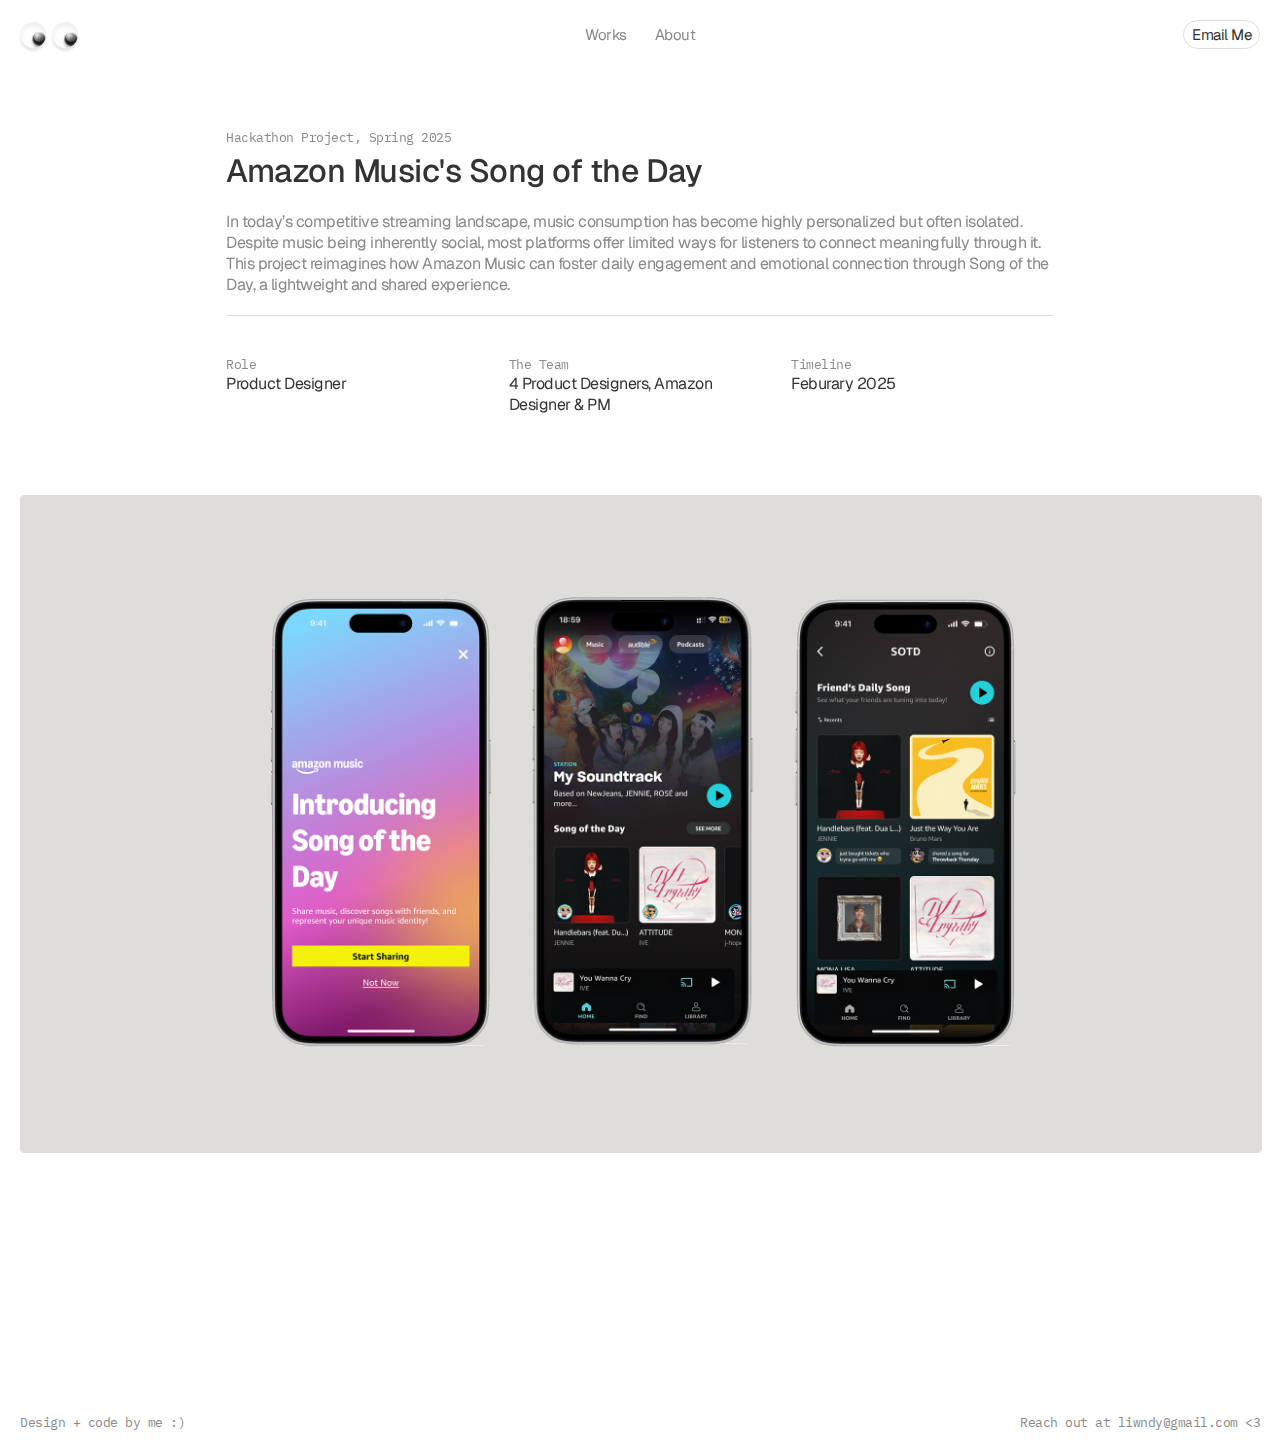
<file: amu.html>
<!doctype html>
<html lang="en">
<head>
  <meta charset="utf-8" />
  <meta name="viewport" content="width=device-width, initial-scale=1" />
  <title>Wendy Li — Product Designer</title>

  <link rel="preconnect" href="https://fonts.googleapis.com">
  <link rel="preconnect" href="https://fonts.gstatic.com" crossorigin>
  <link href="https://fonts.googleapis.com/css2?family=Geist:wght@100..900&family=IBM+Plex+Mono:ital,wght@0,100;0,200;0,300;0,400;0,500;0,600;0,700;1,100;1,200;1,300;1,400;1,500;1,600;1,700&family=Nanum+Myeongjo:wght@400;700;800&display=swap" rel="stylesheet">

  <link rel="stylesheet" href="style.css">
  <script defer src="app.js"></script>
</head>

<body>
  <nav class="site-nav">
    <div class="site-nav__inner">
      <!-- Logo / Eyes -->
      <a href="index.html" class="logo">
        <span class="eyes" aria-hidden="true">
          <span class="eye" tabindex="-1"><span class="pupil"></span></span>
          <span class="eye" tabindex="-1"><span class="pupil"></span></span>
        </span>
      </a>

      <!-- Centered Nav Links -->
      <div class="nav-links">
        <a href="index.html">Works</a>
        <a href="about.html">About</a>
      </div>

      <!-- Right-side CTA -->
      <a href="mailto:liwndy@gmail.com" class="email-btn">Email Me</a>
    </div>
  </nav>

  <div class="project-start top-80" data-reveal="up">
    <div class="eyebrow">Hackathon Project, Spring 2025</div>

    <h1>Amazon Music's Song of the Day</h1>

    <p>In today’s competitive streaming landscape, music consumption has become highly personalized but often isolated. Despite music being inherently social, most platforms offer limited ways for listeners to connect meaningfully through it. This project reimagines how Amazon Music can foster daily engagement and emotional connection through Song of the Day, a lightweight and shared experience.</p>

    <div class="three-grid top-40">
      <div>
        <div class="eyebrow">Role</div>
        <div>Product Designer</div>
      </div>

      <div>
        <div class="eyebrow">The Team</div>
        <div>4 Product Designers, Amazon Designer & PM</div>
      </div>

      <div>
        <div class="eyebrow">Timeline</div>
        <div>Feburary 2025</div>
      </div>
    </div>
  </div>

  <img src="assets/amu-full.png" class="top-80 border" data-reveal="up">

  <section class="project-band top-80" id="project-contents">
    <!-- Left sticky TOC -->
    <nav class="toc" aria-label="Table of contents" data-reveal="up">
      <a href="#overview">Coming soon!</a>
    </nav>

    <!-- Centered main content -->
    <article class="content">
      <section id="overview" data-reveal="up">
        <h2>Full case study coming soon!</h2>
      </section>
    </article>
  </section>
  
  <div class="footer top-120">
    <div>Design + code by me :)</div>
    <div>Reach out at <a href="mailto:liwndy@gmail.com">liwndy@gmail.com</a> <3</div>
  </div>
</body>
</html>
</file>
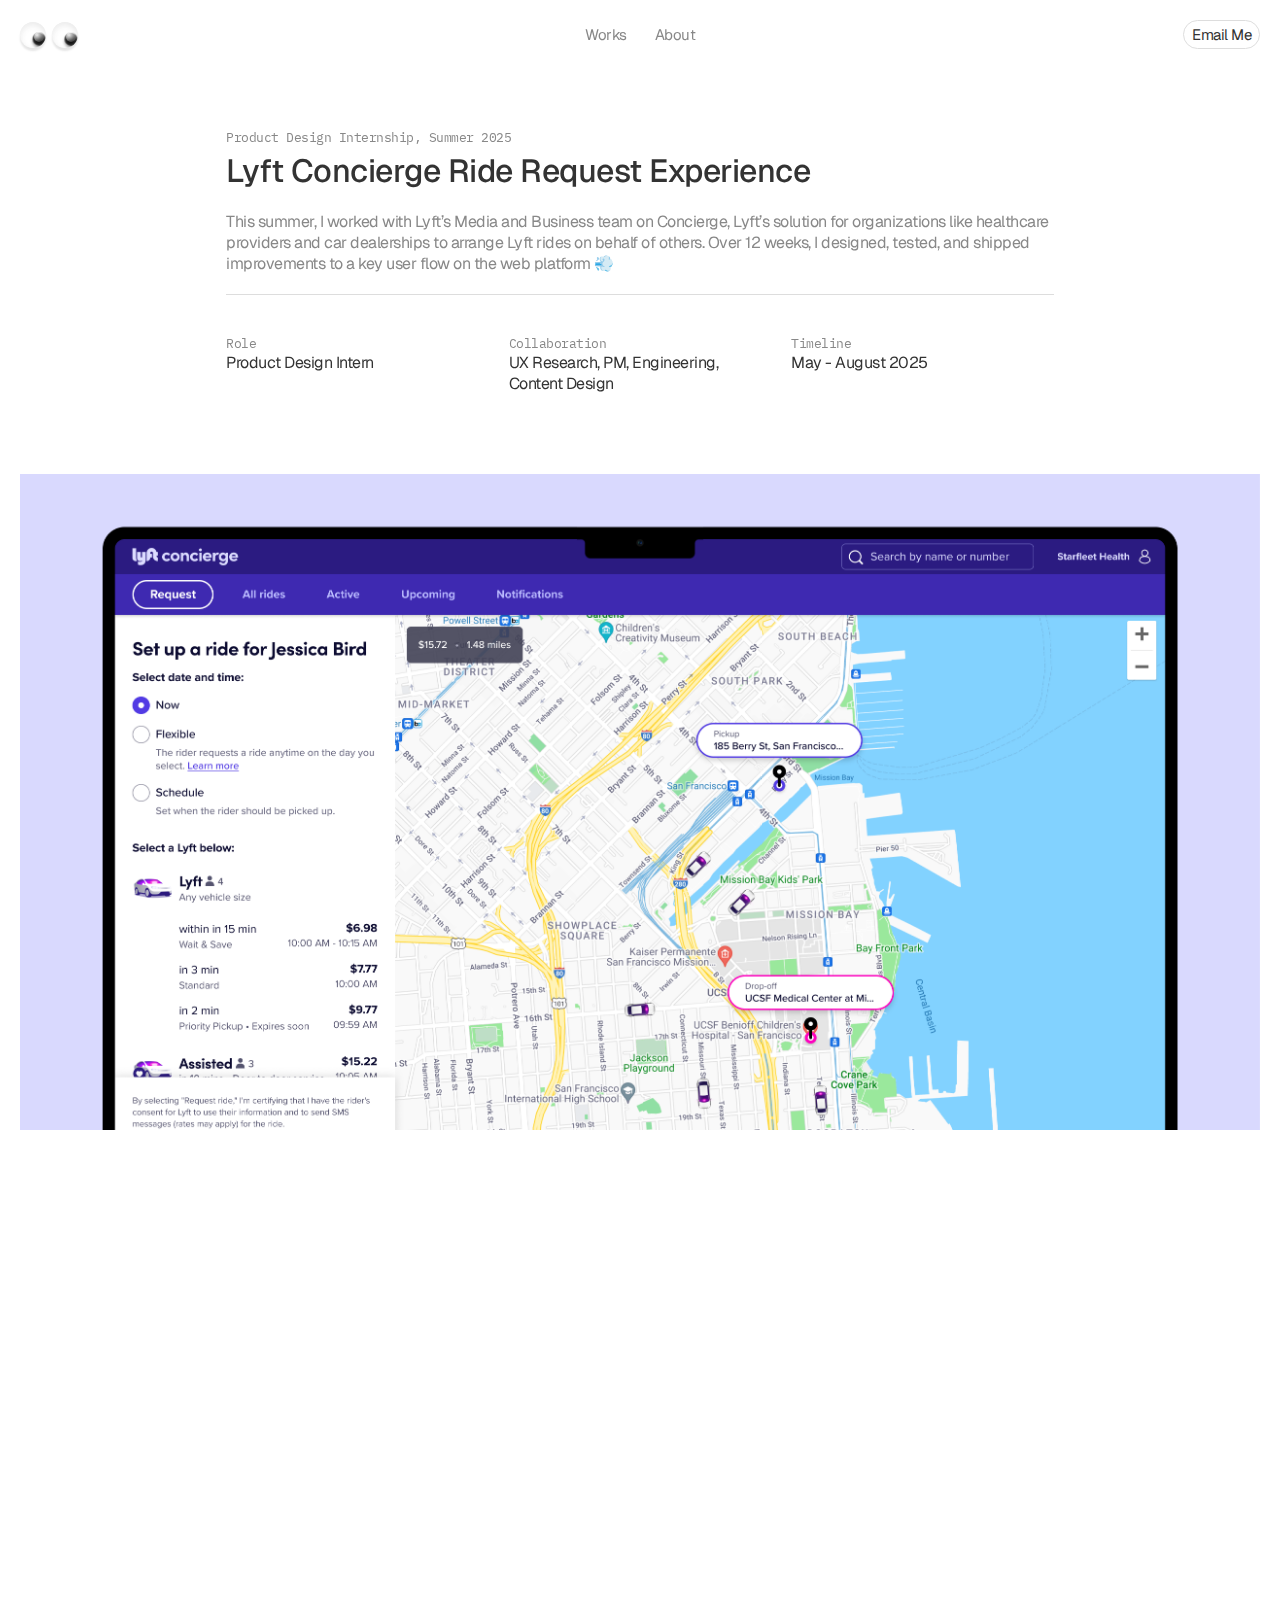
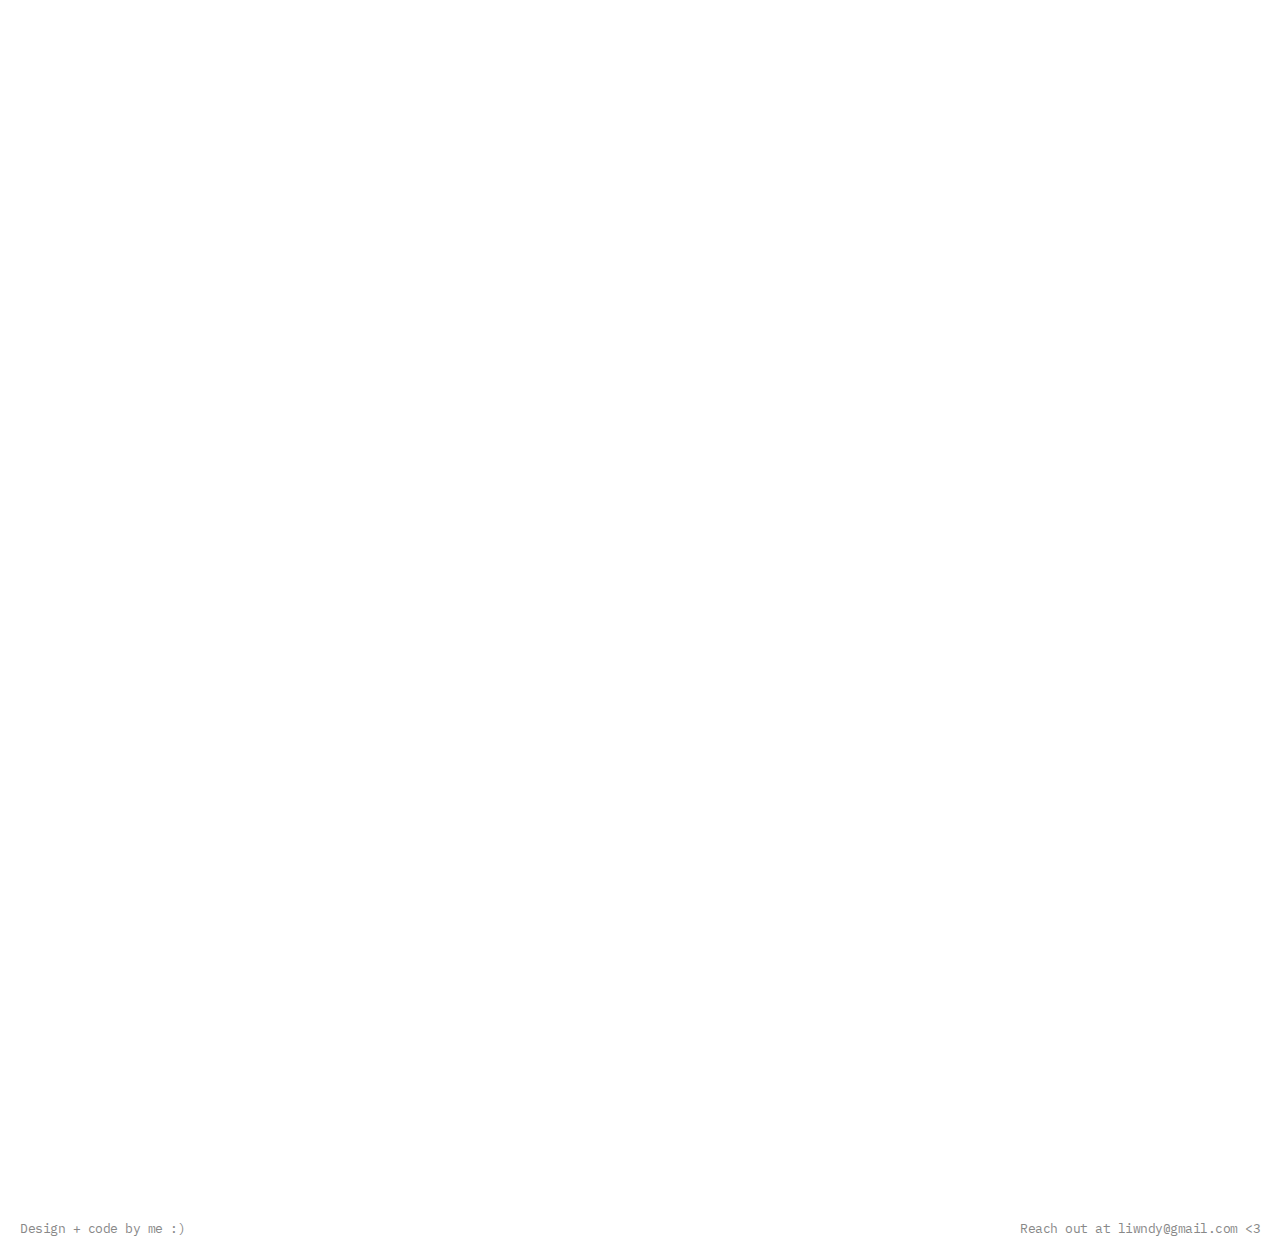
<file: lyft.html>
<!doctype html>
<html lang="en">
<head>
  <meta charset="utf-8" />
  <meta name="viewport" content="width=device-width, initial-scale=1" />
  <title>Wendy Li — Product Designer</title>

  <link rel="preconnect" href="https://fonts.googleapis.com">
  <link rel="preconnect" href="https://fonts.gstatic.com" crossorigin>
  <link href="https://fonts.googleapis.com/css2?family=Geist:wght@100..900&family=IBM+Plex+Mono:ital,wght@0,100;0,200;0,300;0,400;0,500;0,600;0,700;1,100;1,200;1,300;1,400;1,500;1,600;1,700&family=Nanum+Myeongjo:wght@400;700;800&display=swap" rel="stylesheet">

  <link rel="stylesheet" href="style.css">
  <script defer src="app.js"></script>
</head>

<body>
  <nav class="site-nav">
    <div class="site-nav__inner">
      <!-- Logo / Eyes -->
      <a href="index.html" class="logo">
        <span class="eyes" aria-hidden="true">
          <span class="eye" tabindex="-1"><span class="pupil"></span></span>
          <span class="eye" tabindex="-1"><span class="pupil"></span></span>
        </span>
      </a>

      <!-- Centered Nav Links -->
      <div class="nav-links">
        <a href="index.html">Works</a>
        <a href="about.html">About</a>
      </div>

      <!-- Right-side CTA -->
      <a href="mailto:liwndy@gmail.com" class="email-btn">Email Me</a>
    </div>
  </nav>

  <div class="project-start top-80" data-reveal="up">
    <div class="eyebrow">Product Design Internship, Summer 2025</div>

    <h1>Lyft Concierge Ride Request Experience</h1>

    <p>This summer, I worked with Lyft’s Media and Business team on Concierge, Lyft’s solution for organizations like healthcare providers and car dealerships to arrange Lyft rides on behalf of others. Over 12 weeks, I designed, tested, and shipped improvements to a key user flow on the web platform 💨</p>

    <div class="three-grid top-40">
      <div>
        <div class="eyebrow">Role</div>
        <div>Product Design Intern</div>
      </div>

      <div>
        <div class="eyebrow">Collaboration</div>
        <div>UX Research, PM, Engineering, Content Design</div>
      </div>

      <div>
        <div class="eyebrow">Timeline</div>
        <div>May - August 2025</div>
      </div>
    </div>
  </div>

  <img src="assets/lyft-full.png" class="top-80" data-reveal="up">

  <section class="project-band top-80" id="project-contents">
    <!-- Left sticky TOC -->
    <nav class="toc" aria-label="Table of contents" data-reveal="up">
      <a href="#overview">Overview</a>
      <a href="#project">Project</a>
      <a href="#learnings">Learnings</a>
    </nav>

    <!-- Centered main content -->
    <article class="content">
      <section id="overview" data-reveal="up">
        <div class="eyebrow">The Opportunity Space</div>

        <div class="two-grid top-20">
          <div>
            <h2>It is crucial for Lyft Concierge rides to be booked accurately and efficiently.</h2>

            <p>Lyft Concierge riders are often older adults, patients, or those without smartphones, and they often rely on a coordinator to arrange trips to medical appointment.</p>

            <p class="top-20">This means that any errors in the booking process can lead to frustration, delayed care, and more. For organizations using Concierge, accuracy and efficiency aren’t just operational goals...</p>

            <div class="callout-card top-20">
              <div>🚗</div>
              <div>They’re essential to rider trust and wellbeing!</div>
            </div>
          </div>

          <img src="assets/concierge.png" class="border">
        </div>

        <div class="eyebrow top-120">My Work</div>
        <div class="three-grid top-20">
          <div class="grid-card">
            <div class="emoji">🚀</div>

            <h3>Shipped improvements to every ride booked.</h3>
            <p>I delivered key product updates that power every booking on Concierge Web to ensure users are met with a more streamlined and satisfactory experience.</p>
          </div>

          <div class="grid-card">
            <div class="emoji">🤝</div>

            <h3>Collaborated across multiple disciplines.</h3>
            <p>I partnered closely with PM, research, engineering, and content to bring in feedback and align everyone involved, from problem discovery to implementation.</p>
          </div>

          <div class="grid-card">
            <div class="emoji">🤓</div>

            <h3>Ramped up on a complex product space.</h3>
            <p>I quickly onboarded and immersed myself into the complex world of Lyft Concierge, to design with empathy for users and product thinking for the business.</p>
          </div>
        </div>
      </section>

      <section id="project" class="top-120" data-reveal="up">
        <div class="eyebrow">Internship Timeline</div>
        <img src="assets/timeline.png" class="border top-20">

        <div class="callout-card top-20">
          <div>⏰</div>
          <div>The timeline above provides a high-level overview of what I did in my internship. Feel free to reach out if you’d like to know more about my work at Lyft!</div>
        </div>

        <div class="eyebrow top-120">Projected Impacts</div>

        <div class="two-grid top-20">
          <div>
            <h2>What did I accomplish in 12 weeks?</h2>
            <p>My work is currently in the process of being launched. While final metrics are confidential, the redesign is projected to:</p>
          </div>

          <div>
            <div class="callout-card">Decrease the amount of time it takes to create a ride in Concierge web.</div>

            <div class="callout-card top-20">Make the ride booking experience less error prone.</div>

            <div class="callout-card top-20">Improve the usability and customer satisfaction of Concierge web.</div>
          </div>
        </div>
      </section>

      <section id="learnings" class="top-120" data-reveal="up">
        <div class="eyebrow">Learnings</div>
        <div class="three-grid top-20">
          <div class="grid-card">
            <div class="emoji">🏃‍♀️</div>

            <h3>Move forward with clarity, not wait for certainty.</h3>
            <p>Design often happens in ambiguity, and sometimes, it's about just making a thoughtful decision with a clear understanding and design rationale. Time is limited and precious!</p>
          </div>

          <div class="grid-card">
            <div class="emoji">💼</div>

            <h3>Understand the business decision behind design.</h3>
            <p>Also a business decision, design is shaped by priorities and trade-offs. As I grow as a designer, I'm excited to work on this area more so I can better balance craft with impact.</p>
          </div>

          <div class="grid-card">
            <div class="emoji">🧠</div>

            <h3>Dig for the problem, not work with a solution.</h3>
            <p>Sometimes solutions are presented upfront in projects, but I learned the value of stepping back, to uncover the real user problem and ensure the solution truly fits.</p>
          </div>
        </div>

        <div class="eyebrow top-120">A Thank You :)</div>
        <img src="assets/photos.png" class="border top-20">

        <div class="callout-card top-20">
          <div>🤟</div>
          <div>Thank you to Lyft for the wonderful ride! I had no idea what to expect for my first time in the west coast, but the experiences I had to the people I met have truly made the summer one of a kind.</div>
        </div>
      </section>
    </article>
  </section>
  
  <div class="footer top-120">
    <div>Design + code by me :)</div>
    <div>Reach out at <a href="mailto:liwndy@gmail.com">liwndy@gmail.com</a> <3</div>
  </div>
</body>
</html>
</file>
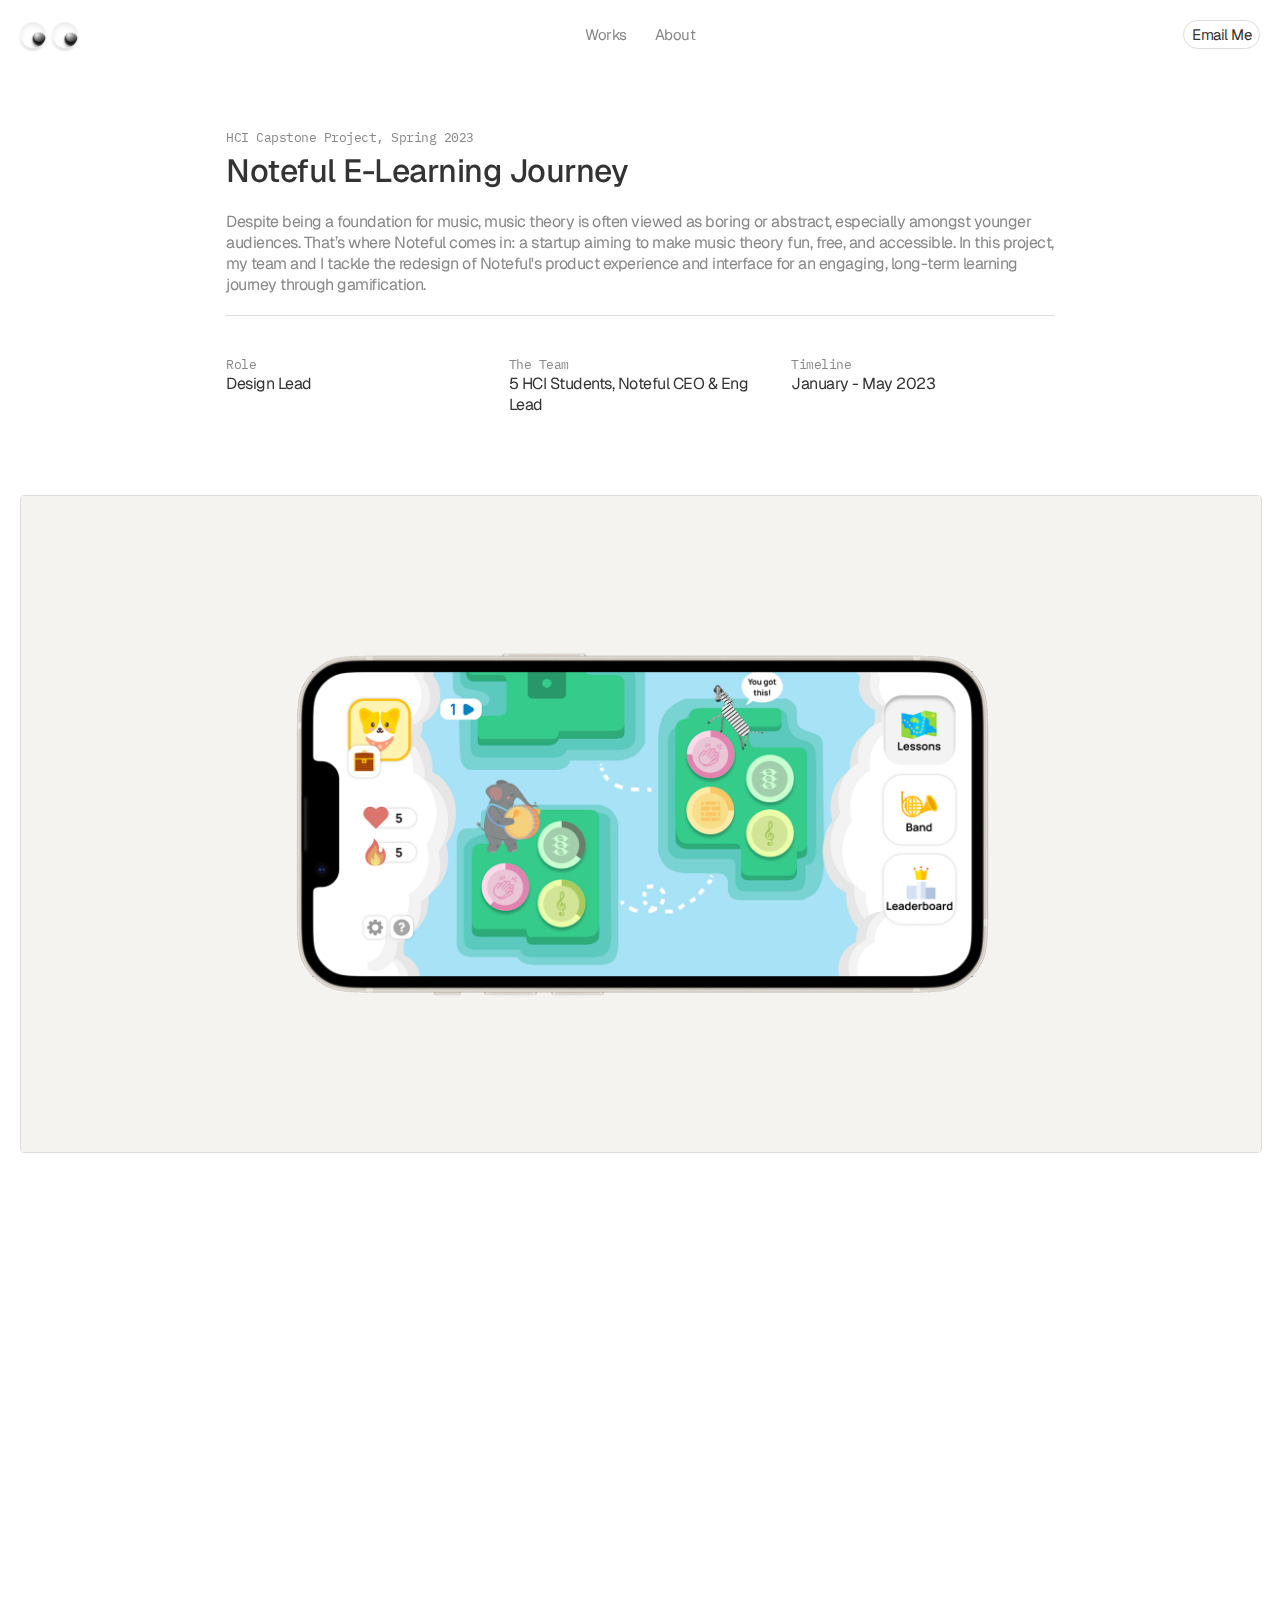
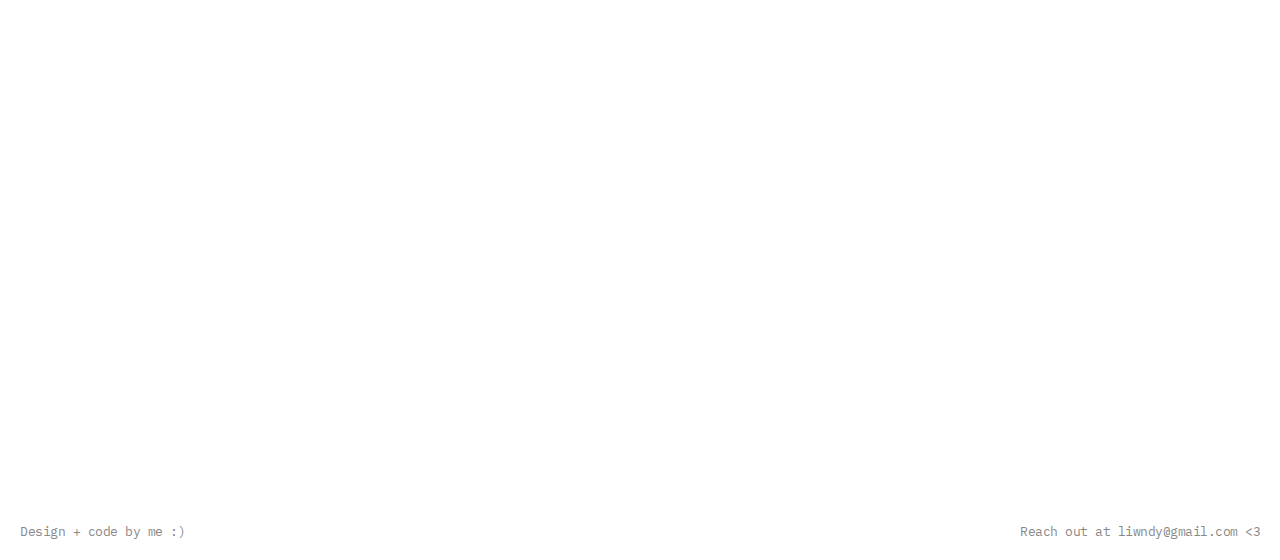
<file: noteful.html>
<!doctype html>
<html lang="en">
<head>
  <meta charset="utf-8" />
  <meta name="viewport" content="width=device-width, initial-scale=1" />
  <title>Wendy Li — Product Designer</title>

  <link rel="preconnect" href="https://fonts.googleapis.com">
  <link rel="preconnect" href="https://fonts.gstatic.com" crossorigin>
  <link href="https://fonts.googleapis.com/css2?family=Geist:wght@100..900&family=IBM+Plex+Mono:ital,wght@0,100;0,200;0,300;0,400;0,500;0,600;0,700;1,100;1,200;1,300;1,400;1,500;1,600;1,700&family=Nanum+Myeongjo:wght@400;700;800&display=swap" rel="stylesheet">

  <link rel="stylesheet" href="style.css">
  <script defer src="app.js"></script>
</head>

<body>
  <nav class="site-nav">
    <div class="site-nav__inner">
      <!-- Logo / Eyes -->
      <a href="index.html" class="logo">
        <span class="eyes" aria-hidden="true">
          <span class="eye" tabindex="-1"><span class="pupil"></span></span>
          <span class="eye" tabindex="-1"><span class="pupil"></span></span>
        </span>
      </a>

      <!-- Centered Nav Links -->
      <div class="nav-links">
        <a href="index.html">Works</a>
        <a href="about.html">About</a>
      </div>

      <!-- Right-side CTA -->
      <a href="mailto:liwndy@gmail.com" class="email-btn">Email Me</a>
    </div>
  </nav>

  <div class="project-start top-80" data-reveal="up">
    <div class="eyebrow">HCI Capstone Project, Spring 2023</div>

    <h1>Noteful E-Learning Journey</h1>

    <p>Despite being a foundation for music, music theory is often viewed as boring or abstract, especially amongst younger audiences. That’s where Noteful comes in: a startup aiming to make music theory fun, free, and accessible. In this project, my team and I tackle the redesign of Noteful's product experience and interface for an engaging, long-term learning journey through gamification.</p>

    <div class="three-grid top-40">
      <div>
        <div class="eyebrow">Role</div>
        <div>Design Lead</div>
      </div>

      <div>
        <div class="eyebrow">The Team</div>
        <div>5 HCI Students, Noteful CEO & Eng Lead</div>
      </div>

      <div>
        <div class="eyebrow">Timeline</div>
        <div>January - May 2023</div>
      </div>
    </div>
  </div>

  <img src="assets/noteful-full.png" class="top-80 border" data-reveal="up">

  <section class="project-band top-80" id="project-contents">
    <!-- Left sticky TOC -->
    <nav class="toc" aria-label="Table of contents" data-reveal="up">
      <a href="#overview">At a Glance</a>
      <a href="#research">Research</a>
      <a href="#concept">Conceptualize</a>
      <a href="#prototype">Prototype</a>
      <a href="#final">Final Design</a>
      <a href="#reflection">Reflection</a>
    </nav>

    <!-- Centered main content -->
    <article class="content">
      <section id="overview" data-reveal="up">
        <div class="eyebrow">The Original Challenge</div>

        <div class="two-grid top-20">
          <div>
            <h2>Design a new dashboard with engaging features that allow students to track their learning progress.</h2>

            <p>For my senior HCI capstone project, my team worked with Noteful, a e-learning startup that teaches music theory.</p>

            <p class="top-20">When we first got onboarded to this project, our client originally requested for a revamp of their beta student dashboard to get ready for their offical launch, working mostly on interface improvements that would appeal to their audience of young kids.</p>

            <div class="callout-card top-20">
              <div>🎵</div>
              <div>However, through numerous user interviews, competitive analysis, and ideation methods, we uncovered a much bigger opportunity...</div>
            </div>
          </div>

          <img src="assets/concierge.png" class="border">
        </div>

        <div class="center-card top-120">
          <div class="eyebrow">Solution Preview</div>

          <h2>Noteful's entire experience interface was redesigned with gamification to sustain long-term engagement.</h2>

          <img src="assets/noteful-cover.png" class="border">

          <p class="half-text">The project started with a solution, but we began with the problem. By reframing the direction around what users actually need, we set the foundation for our design decisions. Below, I’ll walk through our design process and how that led us here.</p>
        </div>
      </section>

      <section id="research" class="top-120" data-reveal="up">
        <div class="eyebrow">Research Kickoff</div>
        <div class="two-grid top-20">
          <h2>So... why was the app needed in the first place?</h2>

          <p>Since this is also completed as a capstone project, time had to be dedicated to research. Before starting the redesign, my team and I performed 3 forms of research to gather more insights, including:</p>
        </div>

        <div class="three-grid top-120">
          <div class="grid-card">
            <img src="assets/lit.png">

            <h3 class="top">Desk Research</h3>
            <p>of what is relevant to extrinsic/intrinsic motivation and e-learning.</p>
          </div>

          <div class="grid-card">
            <img src="assets/analysis.png">

            <h3 class="top">Competitive Analysis</h3>
            <p>of popular e-learning apps, some specific to music, currently on the market.</p>
          </div>

          <div class="grid-card">
            <img src="assets/interviews.png">
            
            <h3 class="top">User Interviews</h3>
            <p>with long-term music theory learners to hear firsthand experiences.</p>
          </div>
        </div>

        <div class="eyebrow top-120">Research Insights</div>
        <img src="assets/noteful-cover.png" class="border top-20">

        <div class="two-grid top-20">
          <h2>Music theory learning comes off as monotonous and unengaging.</h2>

          <div>
            <p>Students learn music theory in conjunction to something broader, like playing the piano, but unlike that, music theory comes off as monotonous. Meanwhile, traditional worksheets and music theory apps aren't suitable for young learners, and what they want is to learn alongside friends and have fun while they're at it.</p>

            <div class="callout-card top-20">
              <div>🤔</div>
              <div>These insights got us thinking: How can Noteful's new dashboard fill in the gaps where current learning methods are falling short?</div>
            </div>
          </div>
        </div>
      </section>

      <section id="concept" class="top-120" data-reveal="up">
        <div class="eyebrow">Conceptualization</div>

        <h2 class="top">How can Noteful come fill in the gaps?</h2>

        <div class="two-grid top-20">
          <div class="grid-card">
            <img src="assets/braindump.png">
            
            <h3 class="top">Brainstorming Jam</h3>

            <p>Our team first brainstormed together on how Noteful could improve student engagement through a dashboard, grounding our ideas on the concepts of intrinsic and extrinsic motivation through gamification.</p>
          </div>

          <div class="grid-card">
            <img src="assets/storyboard.png">

            <h3 class="top">Speed-dating with Storyboards</h3>

            <p>We then tested the ideas through storyboards. For example, this storyboard was one that was particularly well-received, informing us to create some sort of competition within the Noteful community.</p>
          </div>
        </div>

        <div class="eyebrow top-120">Initial Sketches</div>
        <img src="assets/noteful-cover.png" class="top-20 border">

        <div class="two-grid top-20">
        <h2>Testing a feature's presentation and its perceived effectiveness.</h2>

          <div>
            <p>I next suggested we sketched feature ideas, highlighting how presentation affects effectiveness. We ran quick think-aloud interviews for feedback on layout, navigation, and visuals.</p>

            <div class="callout-card top-20">
              <div>💭</div>
              <div>However, certain feedback had me reconsider the project goal we received, which was to redesign their student dashboard.</div>
            </div>
          </div>
        </div>

        <div class="eyebrow top-120">Considerations</div>
        <h2 class="top">Would a dashboard redesign be sufficient for an effective learning experience on Noteful?</h2>
        <div class="three-grid top-20">
          <div class="grid-card">
            <div class="emoji">📱</div>

            <h3>Market Competition</h3>
            <p>A dashboard refresh would make us blend in with competition. To differentiate Noteful, we should rethink the XP at a deeper level.</p>
          </div>

          <div class="grid-card">
            <div class="emoji">😵‍💫</div>

            <h3 class="top">Overloaded Dashboard</h3>
            <p>Dashboards can be overwhelming. For learners, this kind of clutter creates friction and makes it hard to focus on what matters.</p>
          </div>

          <div class="grid-card">
            <div class="emoji">📈</div>
            
            <h3 class="top">Holistic Experience</h3>
            <p>wE-learning isn’t just about accessing content or flashy features; it’s about sustaining engagement on the long-term.</p>
          </div>
        </div>

        <div class="center-card top-120">
          <div class="eyebrow">New Approach</div>

          <h2>How might we design an engaging learning experience for young music theory learners to create long-term motivation?</h2>

          <p class="half-text">After presenting our rationale with Noteful, we aligned everyone on the team and shifted our focus from dashboard design to better meet user needs, updating our problem statement accordingly.</p>
        </div>
      </section>

      <section id="prototype" class="top-120" data-reveal="up">
        <div class="eyebrow">Prototype</div>

        <div class="two-grid top-20">
          <div>
            <h2>Designing a dashboard home for Noteful's learning experience.</h2>

            <p>During design, we naturally kicked off with revamping the home page, the central hub for Noteful's learning experience. The original one presents lessons through notes, setting them up so it reflects the curriculum that they’ve established.</p>

            <div class="callout-card top-20">
              <div>👀</div>
              <div>While this worked, we heard from some users they weren't bigs fans of the horizontal scrolling or flat layout, so we explored other options.</div>
            </div>
          </div>

          <img src="assets/old-home.png">
        </div>

        <div class="two-grid top-80">
          <div class="grid-card">
            <img src="assets/path.png">
            
            <h3 class="top">Path View</h3>

            <p>The path view was a familiar and linear view that was commonly found within level-based games, which felt the most straightforward. However, this approach couldn’t capture the tiers layer of Noteful’s curriculum.</p>
          </div>

          <div class="grid-card">
            <img src="assets/island.png">
            
            <h3 class="top">Island View</h3>

            <p>The island view provided a more fun approach that was unique, and it accurately represented the 4 layers of Noteful's curriculum. Despite its unfamiliarity to first-time users, this wasn't an issue during testing.</p>
          </div>
        </div>

        <div class="eyebrow top-120">New Home Design</div>
        <h2 class="top">A fun and dynamic home page that serves as a central hub for learning features.</h2>

        <img src="assets/noteful-cover.png" class="border">

        <div class="callout-card top-20">
          <div>🤩</div>
          <div>The new home page intuitively captures Noteful's curriculum and sets the stage for an engaging, fun e-learning experience for younger audiences.</div>
        </div>

        <div class="eyebrow top-120">Motivational Features</div>
        <div class="two-grid top-20">
          <h2>How can we enhance both intrinsic and extrinsic motivation?</h2>
          <p>With my teammates, I added features to enhance intrinsic and extrinsic motivation while maintaining an uncluttered app. We use the Hook Model to build user habits, with features like streaks to encourage long-term commitment, making Noteful more enjoyable.</p>
        </div>

        <div class="two-grid top-40">
          <div class="grid-card">
            <img src="assets/noteful-cover.png">

            <h3 class="top">Competitive Leaderboard</h3>
            <p>We aim to tap into a learner's extrinsic motivation by encouraging them to engage in friendly competition with others. It also builds a sense of community on the app.</p>
          </div>

          <div class="grid-card">
            <img src="assets/noteful-cover.png">

            <h3 class="top">Informative Lesson Overview</h3>
            <p>By providing a lesson outline, we let users know what they're exactly studying to intrinsically motivate them and develop a deeper connection to concepts.</p>
          </div>

          <div class="grid-card">
            <img src="assets/noteful-cover.png">

            <h3 class="top">Simple Streaks</h3>
            <p>Commonly found in many apps, streaks can be made motivating by showcasing daily and weekly progress, offering positive reinforcement and providing rewards, through a low effort approach.</p>
          </div>

          <div class="grid-card">
            <img src="assets/noteful-cover.png">

            <h3 class="top">Dashboard-like Profile</h3>
            <p>blahblah</p>
          </div>
        </div>

        <div class="eyebrow top-120">Design Cutdown</div>
        <div class="two-grid top-20">
          <h2>Highlighting high-impact features made the product less repetitive and more focused.</h2>
          <p>"Badges" was a feature our client initially requested for milestone tracking. However, this feature overlapped with the "Build a Band" concept, which received many positive feedback in user testing. Similarly to the home page, I considered pros and cons of each option.</p>
        </div>

        <div class="two-grid top-80">
          <div class="grid-card">
            <img src="assets/badges.png">
            
            <h3 class="top">Option 1: Badges</h3>

            <p>A straightforward way to demonstrate progress based on Noteful's curriculum. However, badges aren't all that engaging, and might incentivize surface-level accomplishments instead of deep learning.</p>
          </div>

          <div class="grid-card">
            <img src="assets/band.png">
            
            <h3 class="top">Option 2: Band</h3>

            <p>A band highlights the auditory aspect of music and can establish a long-term attachment within users, with a layer of customization. However, there's considerations for implementation.</p>
          </div>
        </div>
      </section>
    </article>
  </section>
  
  <div class="footer top-120">
    <div>Design + code by me :)</div>
    <div>Reach out at <a href="mailto:liwndy@gmail.com">liwndy@gmail.com</a> <3</div>
  </div>
</body>
</html>
</file>
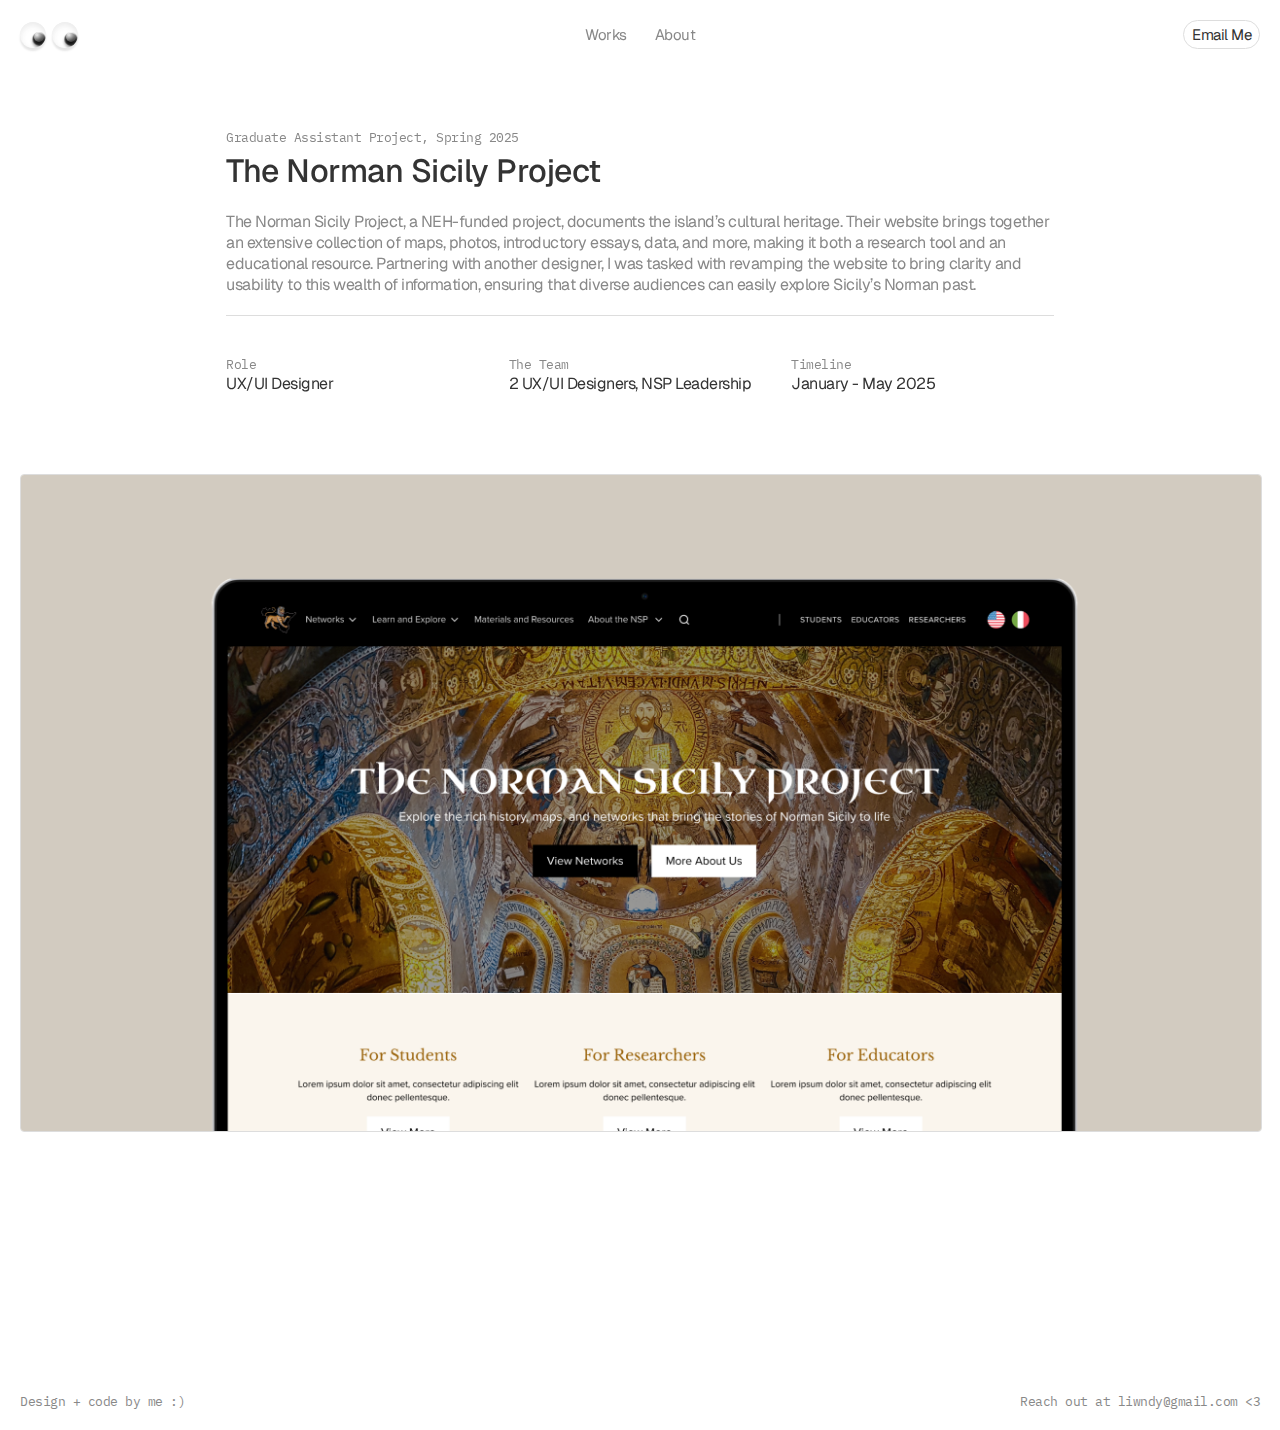
<file: nsp.html>
<!doctype html>
<html lang="en">
<head>
  <meta charset="utf-8" />
  <meta name="viewport" content="width=device-width, initial-scale=1" />
  <title>Wendy Li — Product Designer</title>

  <link rel="preconnect" href="https://fonts.googleapis.com">
  <link rel="preconnect" href="https://fonts.gstatic.com" crossorigin>
  <link href="https://fonts.googleapis.com/css2?family=Geist:wght@100..900&family=IBM+Plex+Mono:ital,wght@0,100;0,200;0,300;0,400;0,500;0,600;0,700;1,100;1,200;1,300;1,400;1,500;1,600;1,700&family=Nanum+Myeongjo:wght@400;700;800&display=swap" rel="stylesheet">

  <link rel="stylesheet" href="style.css">
  <script defer src="app.js"></script>
</head>

<body>
  <nav class="site-nav">
    <div class="site-nav__inner">
      <!-- Logo / Eyes -->
      <a href="index.html" class="logo">
        <span class="eyes" aria-hidden="true">
          <span class="eye" tabindex="-1"><span class="pupil"></span></span>
          <span class="eye" tabindex="-1"><span class="pupil"></span></span>
        </span>
      </a>

      <!-- Centered Nav Links -->
      <div class="nav-links">
        <a href="index.html">Works</a>
        <a href="about.html">About</a>
      </div>

      <!-- Right-side CTA -->
      <a href="mailto:liwndy@gmail.com" class="email-btn">Email Me</a>
    </div>
  </nav>

  <div class="project-start top-80" data-reveal="up">
    <div class="eyebrow">Graduate Assistant Project, Spring 2025</div>

    <h1>The Norman Sicily Project</h1>

    <p>The Norman Sicily Project, a NEH-funded project, documents the island’s cultural heritage. Their website brings together an extensive collection of maps, photos, introductory essays, data, and more, making it both a research tool and an educational resource. Partnering with another designer, I was tasked with revamping the website to bring clarity and usability to this wealth of information, ensuring that diverse audiences can easily explore Sicily’s Norman past.</p>

    <div class="three-grid top-40">
      <div>
        <div class="eyebrow">Role</div>
        <div>UX/UI Designer</div>
      </div>

      <div>
        <div class="eyebrow">The Team</div>
        <div>2 UX/UI Designers, NSP Leadership</div>
      </div>

      <div>
        <div class="eyebrow">Timeline</div>
        <div>January - May 2025</div>
      </div>
    </div>
  </div>

  <img src="assets/nsp-full.png" class="top-80 border" data-reveal="up">

  <section class="project-band top-80" id="project-contents">
    <!-- Left sticky TOC -->
    <nav class="toc" aria-label="Table of contents" data-reveal="up">
      <a href="#overview">Coming soon!</a>
    </nav>

    <!-- Centered main content -->
    <article class="content">
      <section id="overview" data-reveal="up">
        <h2>Full case study coming soon!</h2>
      </section>
    </article>
  </section>
  
  <div class="footer top-120">
    <div>Design + code by me :)</div>
    <div>Reach out at <a href="mailto:liwndy@gmail.com">liwndy@gmail.com</a> <3</div>
  </div>
</body>
</html>
</file>
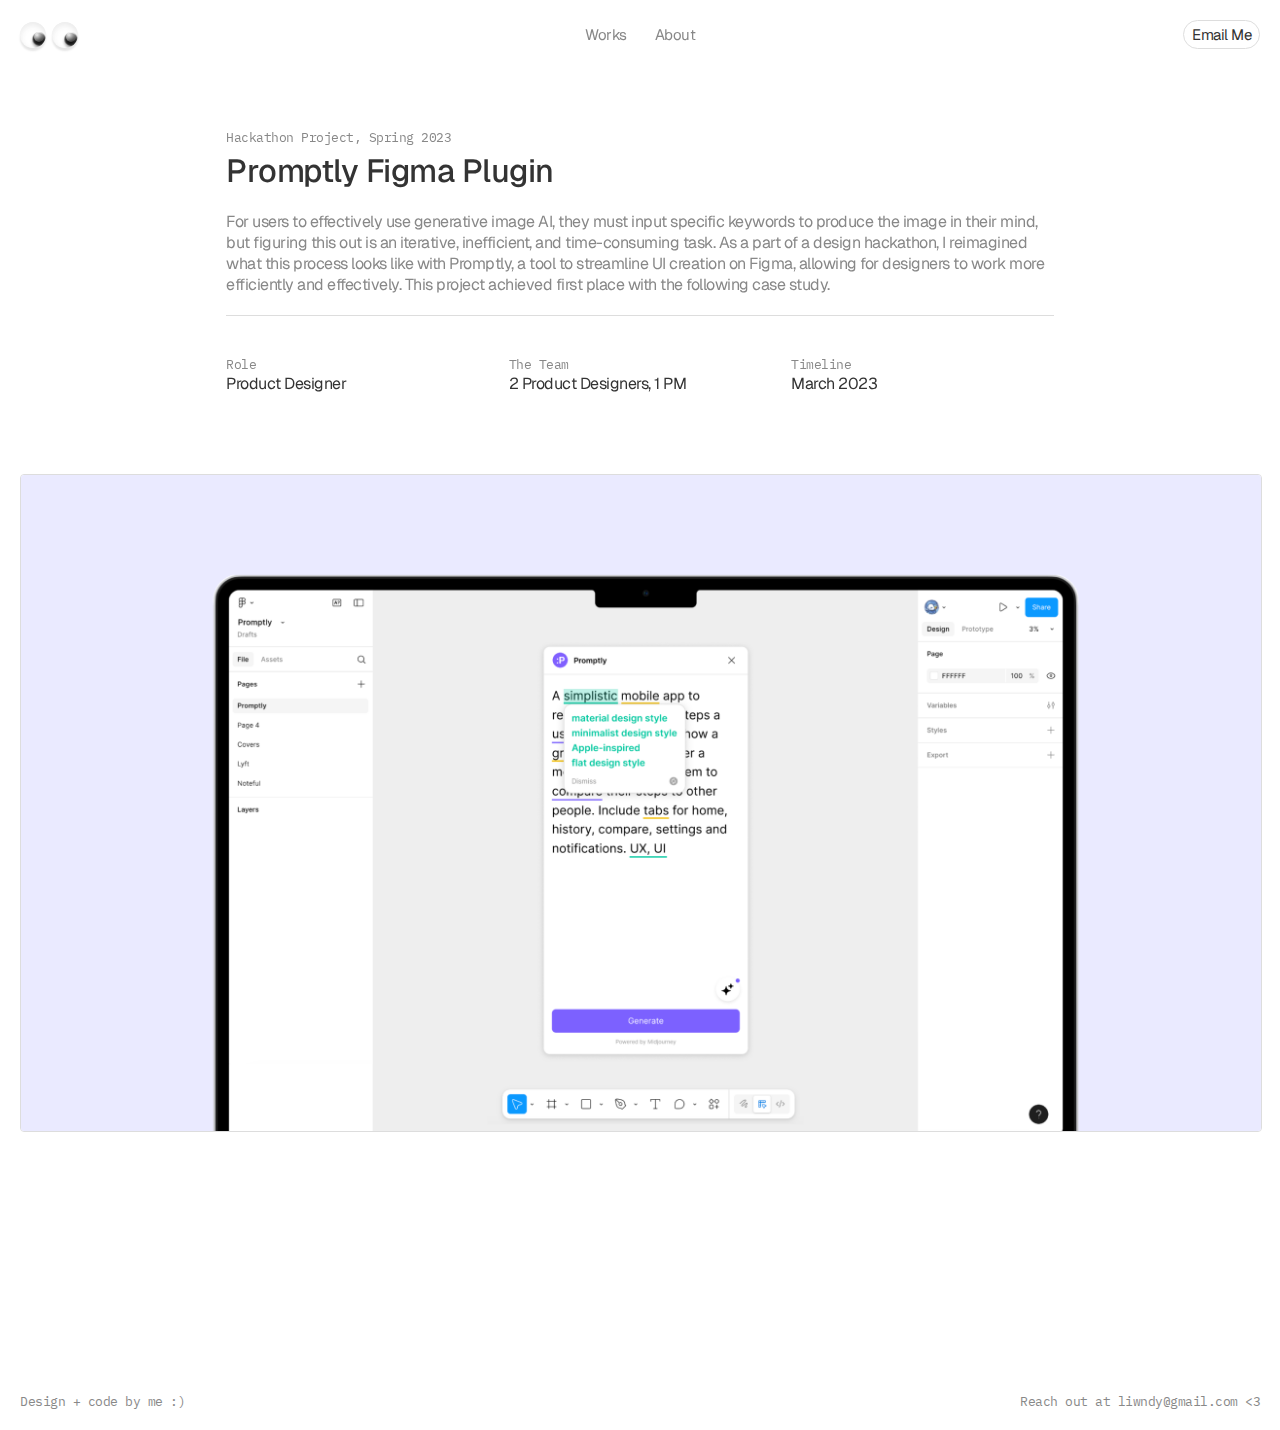
<file: promptly.html>
<!doctype html>
<html lang="en">
<head>
  <meta charset="utf-8" />
  <meta name="viewport" content="width=device-width, initial-scale=1" />
  <title>Wendy Li — Product Designer</title>

  <link rel="preconnect" href="https://fonts.googleapis.com">
  <link rel="preconnect" href="https://fonts.gstatic.com" crossorigin>
  <link href="https://fonts.googleapis.com/css2?family=Geist:wght@100..900&family=IBM+Plex+Mono:ital,wght@0,100;0,200;0,300;0,400;0,500;0,600;0,700;1,100;1,200;1,300;1,400;1,500;1,600;1,700&family=Nanum+Myeongjo:wght@400;700;800&display=swap" rel="stylesheet">

  <link rel="stylesheet" href="style.css">
  <script defer src="app.js"></script>
</head>

<body>
  <nav class="site-nav">
    <div class="site-nav__inner">
      <!-- Logo / Eyes -->
      <a href="index.html" class="logo">
        <span class="eyes" aria-hidden="true">
          <span class="eye" tabindex="-1"><span class="pupil"></span></span>
          <span class="eye" tabindex="-1"><span class="pupil"></span></span>
        </span>
      </a>

      <!-- Centered Nav Links -->
      <div class="nav-links">
        <a href="index.html">Works</a>
        <a href="about.html">About</a>
      </div>

      <!-- Right-side CTA -->
      <a href="mailto:liwndy@gmail.com" class="email-btn">Email Me</a>
    </div>
  </nav>

  <div class="project-start top-80" data-reveal="up">
    <div class="eyebrow">Hackathon Project, Spring 2023</div>

    <h1>Promptly Figma Plugin</h1>

    <p>For users to effectively use generative image AI, they must input specific keywords to produce the image in their mind, but figuring this out is an iterative, inefficient, and time-consuming task. As a part of a design hackathon, I reimagined what this process looks like with Promptly, a tool to streamline UI creation on Figma, allowing for designers to work more efficiently and effectively. This project achieved first place with the following case study.</p>

    <div class="three-grid top-40">
      <div>
        <div class="eyebrow">Role</div>
        <div>Product Designer</div>
      </div>

      <div>
        <div class="eyebrow">The Team</div>
        <div>2 Product Designers, 1 PM</div>
      </div>

      <div>
        <div class="eyebrow">Timeline</div>
        <div>March 2023</div>
      </div>
    </div>
  </div>

  <img src="assets/promptly-full.png" class="top-80 border" data-reveal="up">

  <section class="project-band top-80" id="project-contents">
    <!-- Left sticky TOC -->
    <nav class="toc" aria-label="Table of contents" data-reveal="up">
      <a href="#overview">Coming soon!</a>
    </nav>

    <!-- Centered main content -->
    <article class="content">
      <section id="overview" data-reveal="up">
        <h2>Full case study coming soon!</h2>
      </section>
    </article>
  </section>
  
  <div class="footer top-120">
    <div>Design + code by me :)</div>
    <div>Reach out at <a href="mailto:liwndy@gmail.com">liwndy@gmail.com</a> <3</div>
  </div>
</body>
</html>
</file>
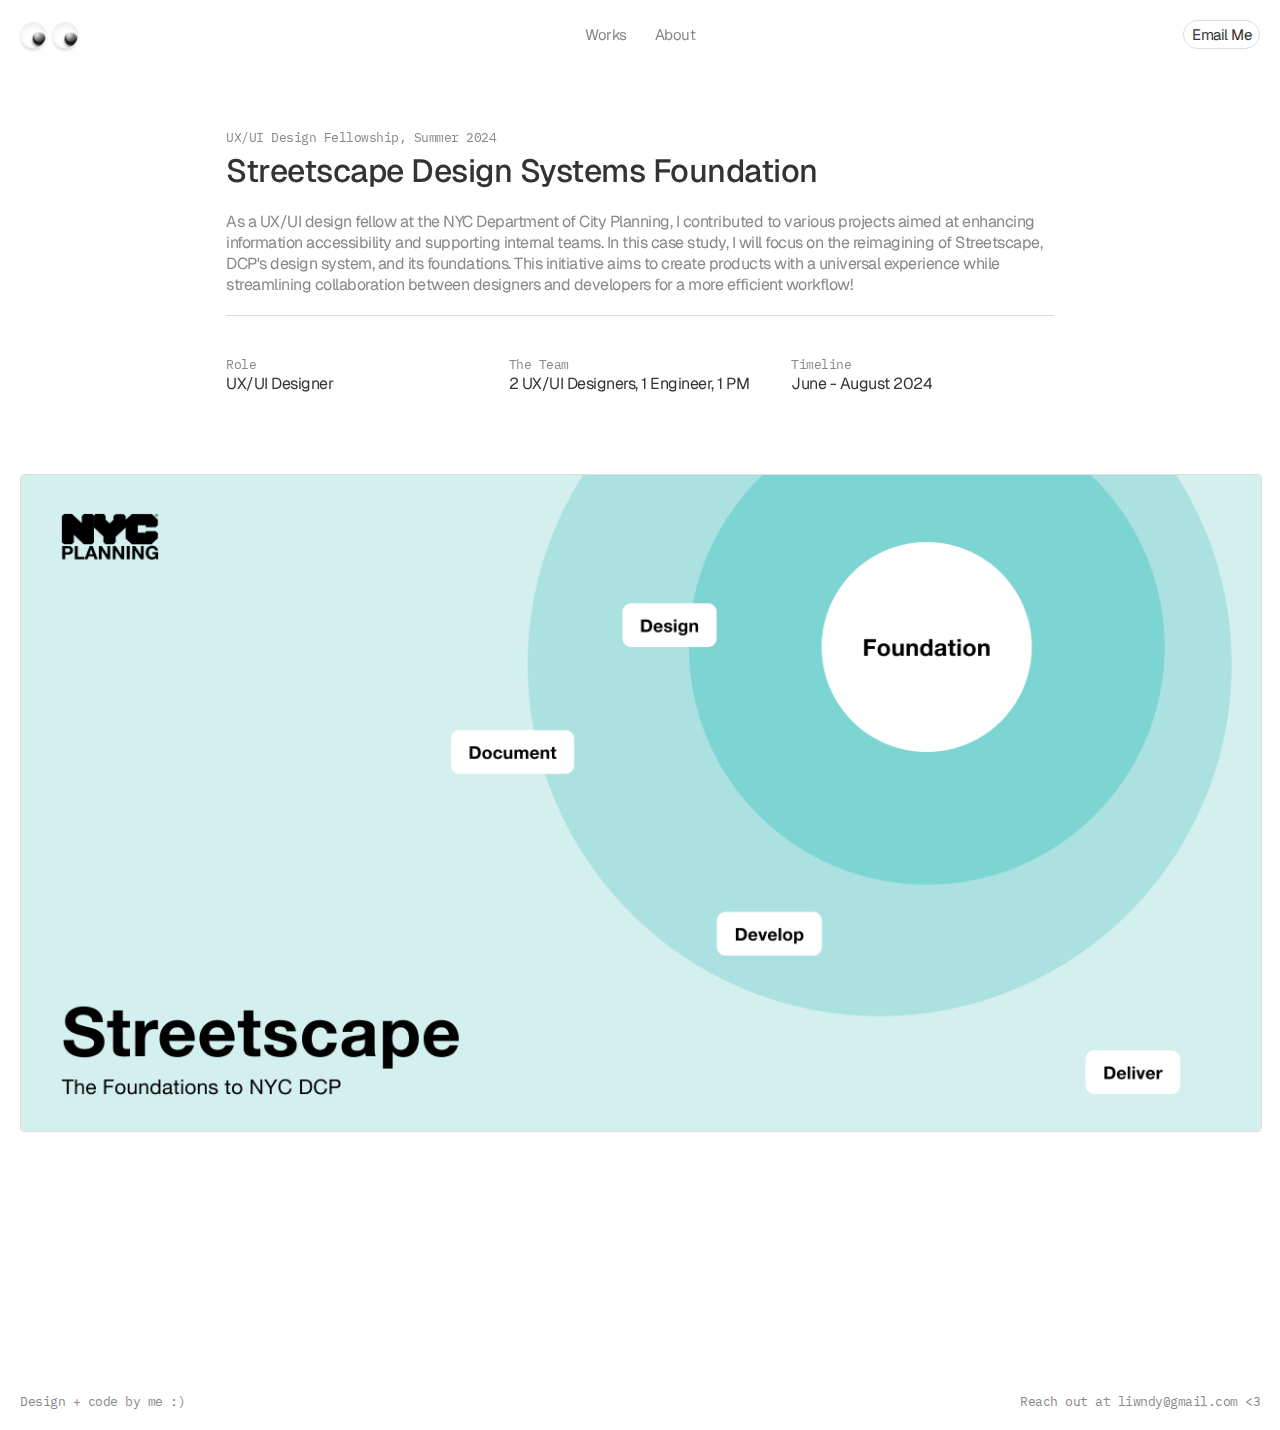
<file: streetscape.html>
<!doctype html>
<html lang="en">
<head>
  <meta charset="utf-8" />
  <meta name="viewport" content="width=device-width, initial-scale=1" />
  <title>Wendy Li — Product Designer</title>

  <link rel="preconnect" href="https://fonts.googleapis.com">
  <link rel="preconnect" href="https://fonts.gstatic.com" crossorigin>
  <link href="https://fonts.googleapis.com/css2?family=Geist:wght@100..900&family=IBM+Plex+Mono:ital,wght@0,100;0,200;0,300;0,400;0,500;0,600;0,700;1,100;1,200;1,300;1,400;1,500;1,600;1,700&family=Nanum+Myeongjo:wght@400;700;800&display=swap" rel="stylesheet">

  <link rel="stylesheet" href="style.css">
  <script defer src="app.js"></script>
</head>

<body>
  <nav class="site-nav">
    <div class="site-nav__inner">
      <!-- Logo / Eyes -->
      <a href="index.html" class="logo">
        <span class="eyes" aria-hidden="true">
          <span class="eye" tabindex="-1"><span class="pupil"></span></span>
          <span class="eye" tabindex="-1"><span class="pupil"></span></span>
        </span>
      </a>

      <!-- Centered Nav Links -->
      <div class="nav-links">
        <a href="index.html">Works</a>
        <a href="about.html">About</a>
      </div>

      <!-- Right-side CTA -->
      <a href="mailto:liwndy@gmail.com" class="email-btn">Email Me</a>
    </div>
  </nav>

  <div class="project-start top-80" data-reveal="up">
    <div class="eyebrow">UX/UI Design Fellowship, Summer 2024</div>

    <h1>Streetscape Design Systems Foundation</h1>

    <p>As a UX/UI design fellow at the NYC Department of City Planning, I contributed to various projects aimed at enhancing information accessibility and supporting internal teams. In this case study, I will focus on the reimagining of Streetscape, DCP's design system, and its foundations. This initiative aims to create products with a universal experience while streamlining collaboration between designers and developers for a more efficient workflow!</p>

    <div class="three-grid top-40">
      <div>
        <div class="eyebrow">Role</div>
        <div>UX/UI Designer</div>
      </div>

      <div>
        <div class="eyebrow">The Team</div>
        <div>2 UX/UI Designers, 1 Engineer, 1 PM</div>
      </div>

      <div>
        <div class="eyebrow">Timeline</div>
        <div>June - August 2024</div>
      </div>
    </div>
  </div>

  <img src="assets/streetscape-full.png" class="top-80 border" data-reveal="up">

  <section class="project-band top-80" id="project-contents">
    <!-- Left sticky TOC -->
    <nav class="toc" aria-label="Table of contents" data-reveal="up">
      <a href="#overview">Coming soon!</a>
    </nav>

    <!-- Centered main content -->
    <article class="content">
      <section id="overview" data-reveal="up">
        <h2>Full case study coming soon!</h2>
      </section>
    </article>
  </section>
  
  <div class="footer top-120">
    <div>Design + code by me :)</div>
    <div>Reach out at <a href="mailto:liwndy@gmail.com">liwndy@gmail.com</a> <3</div>
  </div>
</body>
</html>
</file>
<file: style.css>
:root{
  --bg: #FFF;
  --text: #333;
  --muted: #888;
  --border: #DDD;
  --panel: #F7F7F7;
  --maxw: 1700px;
}

html { scroll-behavior: smooth; }

/* ===== Scroll reveal base ===== */
[data-reveal]{
  --reveal-dur: 1s;
  --reveal-delay: 0s;
  --reveal-dist: 14px;

  opacity: 0;
  transform: translateY(0);
  filter: blur(0);
  transition:
    opacity var(--reveal-dur) ease,
    transform var(--reveal-dur) ease,
    filter var(--reveal-dur) ease;
  will-change: opacity, transform, filter;
}

[data-reveal].is-in{
  opacity: 1;
  transform: none;
  filter: none;
  transition-delay: var(--reveal-delay);
}

/* Variants */
[data-reveal="up"]{ transform: translateY(var(--reveal-dist)); }

/* Stagger: set a per-child delay variable; JS will set --i */
[data-stagger] > *{ transition-delay: calc(var(--reveal-delay, 0s) + (var(--i, 0) * var(--stagger, 60ms))); }

/* Respect reduced motion */
@media (prefers-reduced-motion: reduce){
  [data-reveal]{ opacity: 1 !important; transform: none !important; filter: none !important; transition: none !important; }
  [data-stagger] > *{ transition: none !important; }
}


body {
  margin: auto;
  background-color: var(--bg);
  max-width: var(--maxw);

  font-size: 16px;
  font-family: Geist;
  color: var(--text);
  letter-spacing: -0.5px;

  padding: 0px 20px;
}

p {
  margin: 0px;
  color: var(--muted);
}

img {
  width: 100%;
}

.border {
  border: 1px solid var(--border);
  border-radius: 4px;
}

video {
  width: 100%;
}

/* navigation */

.site-nav {
  position: sticky;
  top: 00;
  left: 0;
  right: 0;
  z-index: 10000000;
  padding-top: 20px;
}

.site-nav__inner {
  display: flex;
  align-items: center;
  justify-content: space-between;

  font-size: 15px;
}

/* Center the middle links absolutely */
.nav-links {
  position: absolute;
  left: 50%;
  transform: translateX(-50%);
  display: flex;
  gap: 28px;
  align-items: center;
}

.nav-links a {
  text-decoration: none;
  color: var(--muted);
  transition: color 0.3s ease;
}

.nav-links a:hover,
.nav-links a.active {
  color: var(--text);
}

.logo {
  display: flex;
  align-items: center;
}

.email-btn {
  text-decoration: none;
  border: 1px solid var(--border);
  color: var(--text);
  padding: 4px 8px;
  border-radius: 999px;
  background: #FFF;

  transition: all 0.3s ease;
}

.email-btn:hover {
  background: color-mix(in oklab, var(--border), white 25%);
}

.eyes{
  display: inline-flex;
  gap: 6px;
  vertical-align: middle;
}

.eye {
  --size: 26px;
  position: relative;
  width: var(--size);
  height: var(--size);
  border-radius: 50%;
  background: #fff;
  box-shadow:
    inset 0 3px 6px rgba(0, 0, 0, 0.1),
    0 3px 2px rgba(0, 0, 0, 0.1);
  overflow: hidden;
  flex: 0 0 auto;
}

/* Glossy reflection */
.eye::before {
  content: "";
  position: absolute;
  bottom: 20%;
  right: 8%;
  width: 40%;
  height: 40%;
  background: radial-gradient(circle at 30% 30%, rgba(255,255,255,0.9) 0%, rgba(255,255,255,0.3) 60%, transparent 100%);
  border-radius: 50%;
  filter: blur(0.5px);
  pointer-events: none;
  z-index: 2;
}

.pupil {
  --pupil: calc(var(--size) * 0.50);
  position: absolute;
  width: var(--pupil);
  height: var(--pupil);
  border-radius: 50%;
  background: radial-gradient(circle at 40% 40%, #000 0%, #222 70%, #333 100%);
  left: 50%;
  top: 50%;
  transform: translate(-50%, -50%);
  will-change: transform;
  box-shadow:
    inset 0 2px 4px rgba(255, 255, 255, 0.25),
    0 2px 3px rgba(0, 0, 0, 0.4);
}

.eye::after {
  content: "";
  position: absolute;
  top: 0;
  left: 0;
  width: 100%;
  height: 100%;
  border-radius: 50%;
  background: linear-gradient(to bottom right, rgba(255,255,255,0.3), transparent 70%);
  pointer-events: none;
  mix-blend-mode: screen;
}

@media (prefers-reduced-motion: reduce){
  .pupil{ transition: none !important; }
}

/* styling */

.top-40 {
  margin-top: 40px;
}

.top-80 {
  margin-top: 80px;
}

.top-120 {
  margin-top: 120px;
}

.top-20 {
  margin-top: 20px;
}

/* text rotate */

.rotate {
  line-height: 130%;
  margin-top: 20px;

  color: var(--muted);
  font-family: IBM Plex Mono;
  font-size: 13px;
}

.rotate-wrapper {
  display: inline-block;
  height: 1.4em;
  overflow: hidden;
  vertical-align: bottom;
  position: relative;
  line-height: 150%;
}

.rotate-text {
  display: block;
  animation: rotate 15s infinite;
}

@keyframes rotate {
  0%, 20% { transform: translateY(0%); }
  25%, 45% { transform: translateY(-100%); }
  50%, 70% { transform: translateY(-200%); }
  75%, 95% { transform: translateY(-300%); }
  100% { transform: translateY(0%); }
}

/* home page */

.hero {
  max-width: 780px;
}

.hero h1 {
  font-size: 24px;
  font-weight: 500;
  line-height: 120%;

  margin: 0px;
}

.home-hflex {
  display: flex;
  gap: 20px;
}

.home-hflex a {
  text-decoration: none;
  color: var(--text);
}

.home-hflex h2 {
  font-size: 22px;
  font-weight: 500;
  margin: 20px 0px 0px 0px;
}

.home-vflex {
  display: flex;
  flex-direction: column;
  gap: 20px;
  width: calc((100% - 2*20px) / 3);
}

.project-card {
  position: relative;
  border-radius: 4px;
  overflow: hidden;
  border: 1px solid var(--border);
  transition: transform 0.3s ease, box-shadow 0.3s ease;
  cursor: pointer;
}

.project-card img {
  width: 100%;
  object-fit: cover;
  display: block;
}

.project-card video {
  width: 100%;
  height: 100%;
  object-fit: cover;
  display: block;
  border: none;
}

.overlay-text {
  position: absolute;
  bottom: 10px;
  padding: 5px 10px;
  border-radius: 999px;
  color: #FFF;
  background: rgba(0, 0, 0, 0.4);
  backdrop-filter: blur(6px);
  -webkit-backdrop-filter: blur(6px);

  font-family: IBM Plex Mono;
  font-size: 13px;
}

/* positioning */
.overlay-text.left {
  left: 10px;
}

.overlay-text.right {
  right: 10px;
}

.home-div {
  transition: all 0.5s ease;
}

.home-div:hover {
  transform: scale(0.98);
}

@media (max-width: 800px) {
  .home-hflex {
    flex-direction: column;
  }

  .home-vflex {
    width: 100%;
  }
}

.footer {
  display: flex;
  justify-content: space-between;
  gap: 20px;
  padding-bottom: 20px;

  font-size: 13px;
  color: var(--muted);
  font-family: IBM Plex Mono;
}

a {
  text-decoration: none;
  color: var(--muted);

  transition: all 0.3s ease;
}

a:hover {
  color: var(--text);
}

/* about page */

.about {
  width: calc(70% - 40px);
  margin: 80px auto 0px auto;
}

.about-start {
  display: grid;
  grid-template-columns: 1fr 4fr;
  gap: 80px;
}

.about-start h1 {
  font-weight: 500;
  margin: 4px auto 20px auto;
}

.about h2 {
  margin: 0px auto 20px 0px;
  font-weight: 500;
  font-size: 22px;
}

@media (max-width: 800px){
  .about{ width: auto; }
  .about-start { gap: 20px; }
}

@media (max-width: 600px){
  .about{ width: auto; }
  .about-start { display: flex; flex-direction: column; }
}

/* project page */

.project-start {
  width: calc(70% - 40px);
  margin: 80px auto 0px auto;
}

.project-start h1 {
  font-weight: 500;
  margin: 4px auto 20px auto;
}

.project-start p {
  border-bottom: 1px solid var(--border);
  padding-bottom: 20px;
}

.eyebrow {
  font-family: IBM Plex Mono;
  font-size: 13px;
  color: var(--muted);
}

.three-grid {
  display: grid;
  grid-template-columns: 1fr 1fr 1fr;
  gap: 20px;
}

.two-grid {
  display: grid;
  grid-template-columns: 1fr 1fr;
  gap: 20px;
}

.content h2 {
  margin: 0px auto 20px 0px;
  font-weight: 500;
  font-size: 28px;
}

.emoji {
  margin-bottom: 20px;
  font-size: 24px;
}

.content h3 {
  margin: 0px auto 20px 0px;
  font-weight: 500;
  font-size: 22px;
}

.callout-card {
  padding: 20px;
  border-radius: 4px;
  background-color: var(--panel);
  border: 1px solid var(--border);

  display: flex;
  gap: 12px;
  align-items: center;

  font-weight: 500;
}

.grid-card {
  padding: 20px;
  border-radius: 4px;
  background-color: var(--panel);
  border: 1px solid var(--border);
}

.center-card {
  display: flex;
  flex-direction: column;
  gap: 20px;
  align-items: center;
  text-align: center;
}

.project-band{
  display: flex;
  gap: 20px;
}

.toc{
  position: sticky;
  top: 80px;
  align-self: flex-start;
  width: 15%;
}

.toc a{
  font-family: IBM Plex Mono;
  font-size: 13px;
  color: #999;

  display: block;
  text-decoration: none;
  margin-bottom: 2px;
}

.toc a:hover, .toc a.active{ color: var(--text); }

.content {
  width:calc(70% - 40px);
}

.right{
  width: 15%;
}

@media (max-width: 800px){
  .toc{ display: none; }
  .right { display: none; }
  .project-start { width: auto; }
  .content { width: auto; }
  .three-grid { display: flex; flex-direction: column; }
  .two-grid { display: flex; flex-direction: column; }
}
</file>
